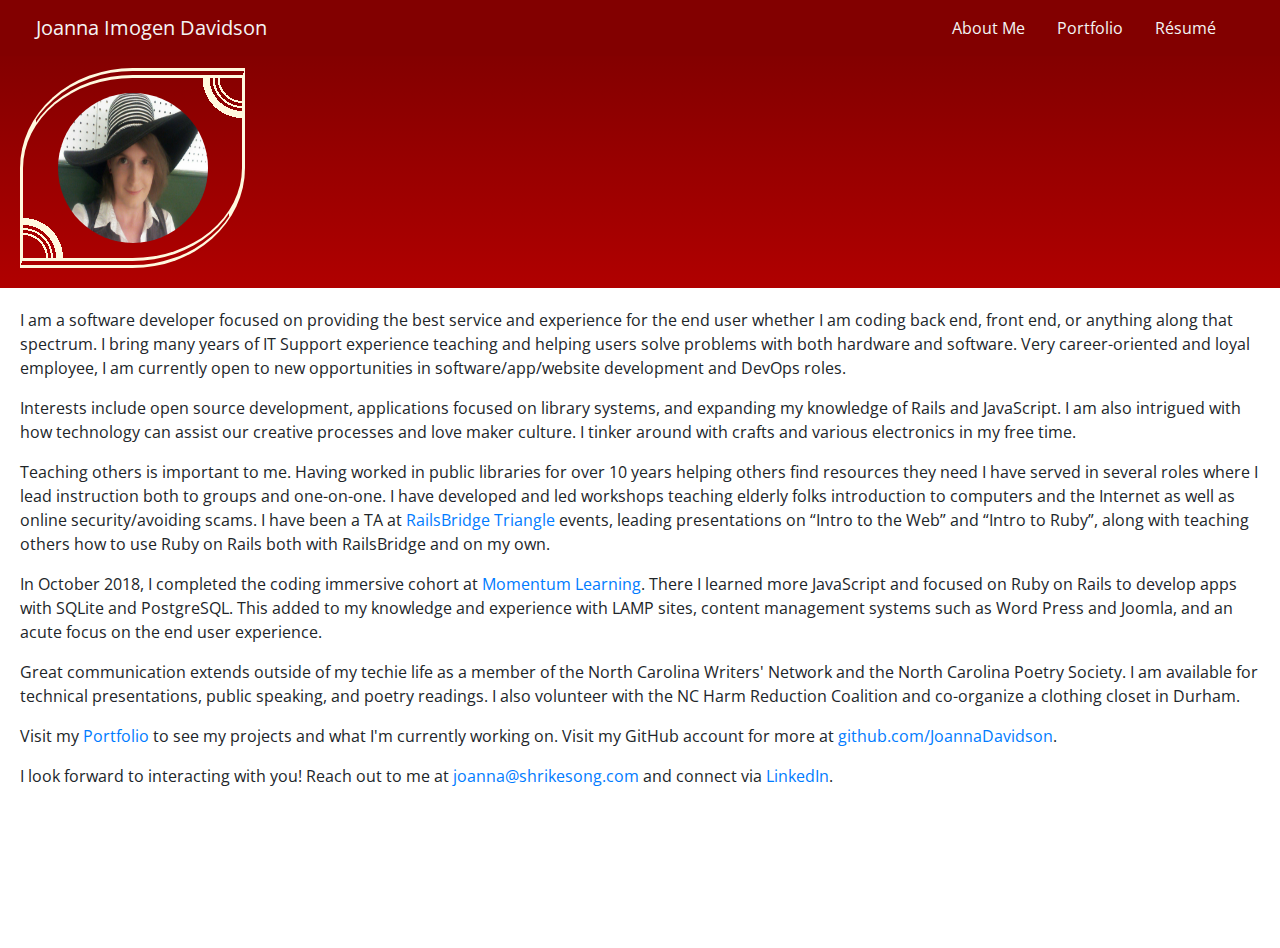
<file: index.html>
<!DOCTYPE html>
<html>
<head>
    <meta charset="utf-8" />
    <meta http-equiv="X-UA-Compatible" content="IE=edge">
    <title>Joanna I. Davidson</title>
    <meta name="viewport" content="width=device-width, initial-scale=1">
    <script type="text/javascript" src='main.js'></script>
    <script src="https://ajax.googleapis.com/ajax/libs/jquery/1.11.3/jquery.min.js"></script>
    <script src="https://maxcdn.bootstrapcdn.com/bootstrap/4.0.0/js/bootstrap.min.js"></script>

    <link rel="stylesheet" type="text/css" media="screen" href="main.css" />
    <link href="https://fonts.googleapis.com/css?family=Open+Sans:400,700|Oswald:400,700" rel="stylesheet">
    <link rel="stylesheet" href="https://use.fontawesome.com/releases/v5.3.1/css/all.css" integrity="sha384-mzrmE5qonljUremFsqc01SB46JvROS7bZs3IO2EmfFsd15uHvIt+Y8vEf7N7fWAU" crossorigin="anonymous">
    <link rel="stylesheet" href="https://maxcdn.bootstrapcdn.com/bootstrap/4.0.0/css/bootstrap.min.css" integrity="sha384-Gn5384xqQ1aoWXA+058RXPxPg6fy4IWvTNh0E263XmFcJlSAwiGgFAW/dAiS6JXm" crossorigin="anonymous">

</head>
<body>
    <!-- navbar -->  
    <nav class="navbar navbar-expand-sm fixed-top ">  
        <a class="navbar-brand" href="#">Joanna Imogen Davidson</a>
        <!-- <button class="navbar-toggler" type="button" data-toggle="collapse" data-target="#navbarSupportedContent" aria-controls="navbarSupportedContent" aria-expanded="false" aria-label="Toggle navigation">  
            <span class="navbar-toggler-icon"><i class="fas fa-bars"></i></span>
        </button> -->
        <span class="navbar-toggler-icon collapsed" data-toggle="collapse" data-target="#navbarSupportedContent" aria-controls="navbarSupportedContent" aria-expanded="false" aria-label="Toggle navigation"><i class="fas fa-bars"></i></span>
        <div class="collapse navbar-collapse " id="navbarSupportedContent">
            <ul class="navbar-nav mr-4">
                <li class="nav-item"><a onclick="aboutMeUnhide()" class="nav-link" data-toggle="collapse" data-target="#navbarSupportedContent" href="#">About Me</a></li>
                <li class="nav-item"><a onclick="portfolioUnhide()" class="nav-link" data-toggle="collapse" data-target="#navbarSupportedContent" href="#">Portfolio</a></li>
                <li class="nav-item"><a onclick="resumeUnhide()" class="nav-link" data-toggle="collapse" data-target="#navbarSupportedContent" href="#">R&eacute;sum&eacute;</a></li>
            </ul> 
        </div>
    </nav>
    <!-- header -->
    <div class="header-container">
        <div class="header-left eye-border"><img class="logo" src="assets/JID-Luckys.jpg"></div>
        <div class="social-container">
            <ul class="social-contacts">
                <li><a target="_blank" href="https://github.com/joannadavidson"><i class="fab fa-github"></i></a></li>
                <li><a target="_blank" href="https://codepen.io/joannadavidson/"><i class="fab fa-codepen"></i></a></li>
                <li><a target="_blank" href="https://www.linkedin.com/in/joannadavidson/"><i class="fab fa-linkedin"></i></a></li>
                <li><a target="_blank" href="https://keybase.io/shrikesong"><i class="fab fa-keybase"></i></a></li>
                <li><a target="_blank" href="mailto:joanna@shrikesong.com"><i class="fa fa-envelope"></i></a></li>
            </ul>
        </div>
    </div>
        <div id="page-container__about" class="content_section">
            <div class="aboutme_content">
                <p>I am a software developer focused on providing the best service and experience for the end user whether I am coding back end, front end, or anything along that spectrum. I bring many years of IT Support experience teaching and helping users solve problems with both hardware and software. Very career-oriented and loyal employee, I am currently open to new opportunities in software/app/website development and DevOps roles.</p>
                <p>Interests include open source development, applications focused on library systems, and expanding my knowledge of Rails and JavaScript. I am also intrigued with how technology can assist our creative processes and love maker culture. I tinker around with crafts and various electronics in my free time.</p>
                <p>Teaching others is important to me. Having worked in public libraries for over 10 years helping others find resources they need I have served in several roles where I lead instruction both to groups and one-on-one. I have developed and led workshops teaching elderly folks introduction to computers and the Internet as well as online security/avoiding scams.  I have been a TA at <a href="http://railsbridgetriangle.com/
">RailsBridge Triangle</a> events, leading presentations on “Intro to the Web” and “Intro to Ruby”, along with teaching others how to use Ruby on Rails both with RailsBridge and on my own.</p>
                <p>In October 2018, I completed the coding immersive cohort at <a href="https://www.momentumlearn.com">Momentum Learning</a>. There I learned more JavaScript and focused on Ruby on Rails to develop apps with SQLite and PostgreSQL. This added to my knowledge and experience with LAMP sites, content management systems such as Word Press and Joomla, and an acute focus on the end user experience.</p>
                <p>Great communication extends outside of my techie life as a member of the North Carolina Writers' Network and the North Carolina Poetry Society. I am available for technical presentations, public speaking, and poetry readings. I also volunteer with the NC Harm Reduction Coalition and co-organize a clothing closet in Durham.</p>
                <p>Visit my <a onclick="portfolioUnhide()" data-toggle="collapse" data-target="#navbarSupportedContent" href="#">Portfolio</a> to see my projects and what I'm currently working on. Visit my GitHub account for more at <a href="https://github.com/JoannaDavidson">github.com/JoannaDavidson</a>.</p>
                <p>I look forward to interacting with you! Reach out to me at <a href="mailto:joanna@shrikesong.com">joanna@shrikesong.com</a> and connect via <a href="https://www.linkedin.com/in/joannadavidson">LinkedIn</a>.</p>
            </div>
        </div>
        <div id="page-container__portfolio" class="content_section hide">
            <h1>Development Portfolio</h1>
            <div class="development_section">
                <div class="project" onclick="window.location.href='https://github.com/HarmReductionTrackerGroup/HarmReductionTracker'" data-descr="Traction is an app developed to help fight the opioid epidemic. Designed as a final project at Momentum for the NC Harm Reduction Coalition.">
                    <div class="development_text">Traction</div><img src="assets/tractionapp.png" class="port_thumb">
                </div>
                <div class="project" onclick="window.location.href='https://github.com/JoannaDavidson/PHIGGit'" data-descr="PHIGGit was a group project at Momentum. Learning to work together. Creating app similar to Reddit. Ruby on Rails.">
                    <div class="development_text">PHIGGit - Rails app</div><img src="assets/PHIGGit.png" class="port_thumb">
                </div>
                <div class="project" onclick="window.location.href='https://afternoon-cliffs-20380.herokuapp.com'" data-descr="Querulous was an individual student project at Momentum. Develop question box with some functionality similar to StackOverflow. Ruby on Rails with an API.">
                    <div class="development_text">Querulous - Q&amp;A</div><img src="assets/querulous.png" class="port_thumb">
                </div>
                <div class="project" onclick="window.location.href='https://glitch.com/~plain-drug'" data-descr="Lazy River was a project done in html and css. General learning of elements and styling.">
                    <div class="development_text">Lazy River - glitch project</div><img src="assets/LazyRiver.png" class="port_thumb">
                </div>
                <div class="project" onclick="window.location.href='https://glitch.com/~volcano-quiver'" data-descr="Happy Valley was a project done in html and css. Learning about alignment, flexbox, and more styling.">
                    <div class="development_text">Happy Valley - glitch project</div><img src="assets/HappyValley1.png" class="port_thumb">
                </div>
            </div>
            <div class="css_examples_header">
                <b>CSS3 Patterns</b>
                <p>Below are examples of CSS backgrounds/textures I've created.</p>
            </div>
            <p data-height="320" data-theme-id="dark" data-slug-hash="wYvowr" data-default-tab="result" data-user="joannadavidson" data-pen-title="CSS backgrounds" class="codepen">See the Pen <a href="https://codepen.io/joannadavidson/pen/wYvowr/">CSS backgrounds</a> by Joanna I. Davidson (<a href="https://codepen.io/joannadavidson">@joannadavidson</a>) on <a href="https://codepen.io">CodePen</a>.</p>
            <script async src="https://static.codepen.io/assets/embed/ei.js"></script>
            <div class="css_examples_header">
                <b>Other CSS and Javascript</b>
                <p>Just as an exercize, I have started recreating the logo of <b><a href="https://www.momentumlearn.com/">Momentum Learning</a></b> (the immersive coding cohort I completed).</p>
            </div>
            <p data-height="400" data-theme-id="dark" data-slug-hash="Xxdgzo" data-default-tab="result" data-user="joannadavidson" data-pen-title="Momentum" class="codepen">See the Pen <a href="https://codepen.io/joannadavidson/pen/Xxdgzo/">Momentum</a> by Joanna I. Davidson (<a href="https://codepen.io/joannadavidson">@joannadavidson</a>) on <a href="https://codepen.io">CodePen</a>.</p>
            <script async src="https://static.codepen.io/assets/embed/ei.js"></script>
        </div>
        <div id="page-container__resume" class="content_section hide">
            <div class="resume-heading">Joanna Imogen Davidson <a class="pdf-icon" href="assets/JoannaDavidsonResume.pdf">Download PDF version <i class="fas fa-file-pdf"></i></a></div>
            <div class="resume-section">
                Durham, NC (open to remote or relocation) | joanna@shrikesong.com
            </div>
            <div class="resume-heading">Skills</div>
            <div class="resume-section">
                <dl>
                    <dt class="job-date">Languages</dt>
                        <dd class="job-descr">Ruby on Rails | HTML5/CSS3 | JavaScript | LAMP sites | PHP | PostgreSQL</dd>
                    <dt class="job-date">Software</dt>
                        <dd class="job-descr">MS Office, Visio | Exchange Server (2007, 2013) | Windows Server (2008, 2012), Active Directory</dd>
                        <dd class="job-descr">Adobe Creative Cloud (Photoshop, Illustrator, InDesign, Acrobat Pro, Dreamweaver)</dd>
                        <dd class="job-descr">Imaging and backups (Retrospect, Ghost, Clonezilla, Acronis </dd>
                        <dd class="job-descr">Connectivity (PuTTY, Filezilla, Postman, BOS&acirc;NOVA)</dd>
                        <dd class="job-descr">Windows, Mac OS, and Linux (RHEL/Fedora, Ubuntu, Knoppix, Kali Linux) devices</dd>
                        <dd class="job-descr">Content Management Systems (Joomla, WordPress, MediaWiki)</dd>
                        <dd class="job-descr">EHR/EMR systems (EPIC, Kareo, McKesson, AOD) | Library cataloging and OPAC systems</dd>
                    <dt class="job-date">Hardware</dt>
                        <dd class="job-descr">Mitel phone (3300 ICP, Intertel/Mitel 5000, NuPoint Messenger) - Including analong/digital &amp; VoIP </dd>
                        <dd class="job-descr">Surveillance/CCTV (EverFocus, Honeywell, Ademco, custom PC) </dd>
                        <dd class="job-descr">Meraki campus-wide WiFi mesh network devices and dashboard management.</dd>
                        <dd class="job-descr">SonicWall (Firewall and WiFi access points)</dd>
                        <dd class="job-descr">NAS, tape, and disk backups</dd>
                        <dd class="job-descr">IBM system i servers (AS/400, i series)</dd>
                        <dd class="job-descr">Access Control systems (Honeywell, KABA, Keri Systems)</dd>
                        <dd class="job-descr">Dell and HP network switches</dd>
                        <dd class="job-descr">Thin and Zero clients (configuration and deployment)</dd>
                        <dd class="job-descr">Xerox and Konica-Minolta MFP systems</dd>
                        <dd class="job-descr">Point-of-Sale terminals and peripherals</dd>
                    <dt class="job-date">Other</dt>
                        <dd class="job-descr">Agile Development | Technical Writing, Creative Writing, Poetry | Public Speaking</dd>
                        <dd class="job-descr">Proper network cable running, terminating, and labeling | Creating network diagrams</dd>
                        <dd class="job-descr">De-escalation techniques, event marshaling/peacekeeping</dd>
                        <dd class="job-descr">Harm reduction training and volunteering</dd>
                        <dd class="job-descr">Familiar with HIPAA, HITECH, and PCI compliance</dd>
                </dl>
            </div>
            <div class="resume-heading">Technical Experience</div>
            <div class="resume-section">
                <dl>
                    <dt class="job-date">2013&ndash;2015</dt>
                        <dd class="job-company"><b><a href="https://gallowayridge.com/">Galloway Ridge at Fearrington</a></b> | Pittsboro, NC</dd>
                        <dd class="job-title">IT Support Specialist</dd>
                        <dd class="job-descr">Administered phone/voicemail systems, migrating from analog/digital to VoIP</dd>
                        <dd class="job-descr">Managed 300+ users and 200+ devices in Active Directory and Exchange Server</dd>
                        <dd class="job-descr">Resolve issues and queries related to computer networks, hardware, and software</dd>
                        <dd class="job-descr"></dd>
                        <dt class="job-date">2007&ndash;2011</dt>
                        <dd class="job-company"><b><a href="https://www.shoeshow.com/">SHOE SHOW, INC.</a></b> | Concord, NC</dd>
                        <dd class="job-title">Technology Specialist</dd>
                        <dd class="job-descr">Supervised CCTV and alarm systems for over 700 retail locations</dd>
                        <dd class="job-descr">Resolve issues and queries related to computer networks, hardware, and software</dd>
                        <dd class="job-descr">Configure and troubleshoot Point-of-Sale devices on call</dd>
                        <dd class="job-descr">Run, terminate, and diagram network/phone cabling</dd>
                        <dd class="job-descr">Maintained tape and disk backups</dd>
                </dl>
            </div>
            <div class="resume-heading">Education</div>
            <div class="resume-section">
                <dl>
                    <dt class="job-date">2018</dt>
                        <dd class="job-company"><b><a href="https://www.momentumlearn.com/">Momentum Learning</a></b> | Durham, NC</dd>
                        <dd class="job-descr">Dedicated 12-weeks specializing in highly focused, immersive training centered on language fluency, object-oriented programming, and project-based learning.</dd>
                    <dt class="job-date">1995&ndash;1998</dt>
                        <dd class="job-company"><b><a href="https://catawba.edu/">Catawba College</a></b> | Salisbury, NC</dd>
                        <dd class="job-descr">Pursued Political Science and Communication Arts.</dd>
                </dl>
            </div>
            <div class="resume-heading">Certifications</div>
            <div class="resume-section">
                <dl>
                    <dt class="job-date">2007&ndash;Present</dt>
                        <dd class="job-descr"><a target="_blank" href="https://www.certmetrics.com/comptia/public/verification.aspx?code=3815S4MDWFQQSP0S"><img class="comptia-logo" src="assets/comptiaa+.jpg"><br>
                            COMP001005693577</a></dd>
                </dl>
            </div>
            <div class="resume-heading">Other Work Experience</div>
            <div class="resume-section">
                <dl>
                    <dt class="job-date">2019&ndash;Present</dt>
                        <dd class="job-company"><b>Orange County Public Library</b> | Hillsborough, NC</dd>
                        <dd class="job-title">Library Assistant</dd>
                        <dd class="job-descr">Serve public computer lab, answer technical questions.</dd>
                        <dd class="job-descr">Welcome public, handling circulation requests in person and over phone.</dd>
                        <dd class="job-descr">Shelving, organizing library materials.</dd>
                    <dt class="job-date">2017&ndash;Present</dt>
                        <dd class="job-company"><b><a href="https://treehouselit.com"><i>Treehouse</i> Literary Magazine</a></b> | Durham, NC</dd>
                        <dd class="job-title">Poetry Editor</dd>
                        <dd class="job-descr">Judging directly and with others on editorial board to determine inclusion into journal</dd>
                    <dt class="job-date">2017&ndash;2018</dt>
                        <dd class="job-company"><b>S&amp;H Youth and Adult Services</b> | Salisbury, NC</dd>
                        <dd class="job-title">Medical Records Specialist</dd>
                        <dd class="job-descr">Digitized documents and entered information into EHR system</dd>
                        <dd class="job-descr">Handled release of information requests</dd>
                        <dd class="job-descr">Organized, retrieved, and assembled medical record charts</dd>
                    <dt class="job-date">1997&ndash;2007</dt>
                        <dd class="job-company"><b>Rowan Public Library</b> | Salisbury, NC</dd>
                        <dd class="job-title">Library Assistant</dd>
                        <dd class="job-descr">Processed, repaired, and withdrew library materials.</dd>
                        <dd class="job-descr">Created labels for book plates in-house instead of sending off to printers</dd>
                        <dd class="job-descr">Served public computer lab, helping patrons and co-workers with Internet access and technical questions</dd>
                </dl>
            </div>
            <div class="resume-heading">Memberships &amp; Boards</div>
            <div class="resume-section">
                <dl>
                    <dt class="job-date">2014&ndash;Present</dt>
                        <dd class="job-company"><b><a href="https://www.ncpoetrysociety.org/">North Carolina Poetry Society</a></b></dd>
                        <dd class="job-title">Member</dd>
                    <dt class="job-date">2015&ndash;Present</dt>
                        <dd class="job-company"><b><a href="https://www.ncwriters.org/">North Carolina Writers' Network</a></b></dd>
                        <dd class="job-title">Member</dd>
                    <dt class="job-date">2004&ndash;2007</dt>
                        <dd class="job-company"><b>Salisbury Parks &amp; Recreation Advisory Board</b></dd>
                        <dd class="job-title">Member</dd>
                    <dt class="job-date">2003&ndash;2005</dt>
                        <dd class="job-company"><b><a href="http://www.mlalibrary.org/">Metrolina Library Association</a></b> | Board of Directors</dd>
                        <dd class="job-title">Director of Public Libraries</dd>
                </dl>
            </div>
        </div>
    <script type="text/javascript" src='main.js'></script>
</body>
</html>
</file>
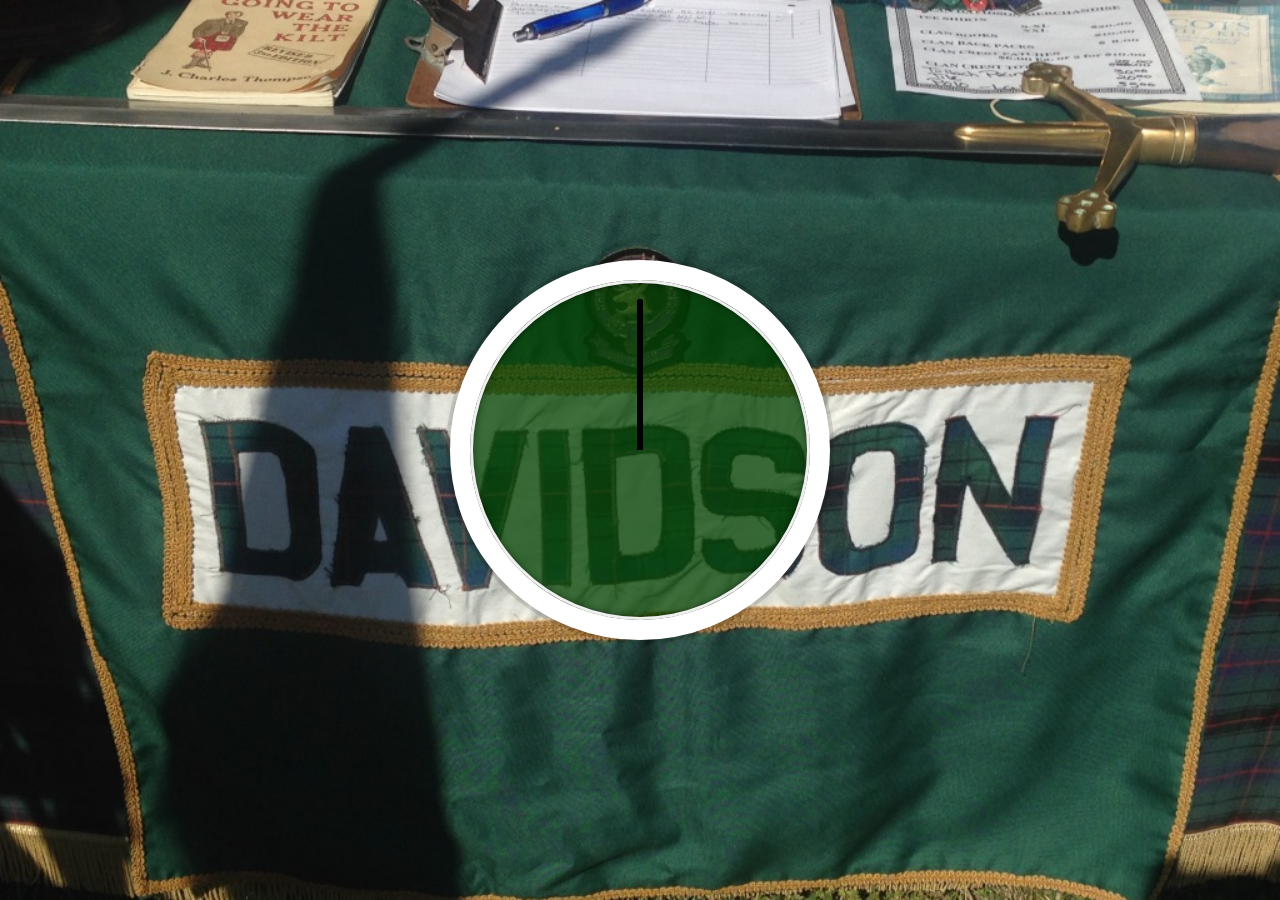
<file: clock/index.html>
<!DOCTYPE html>
<html lang="en">
<head>
  <meta charset="UTF-8">
  <title>JS + CSS Clock</title>
</head>
<body>


    <div class="clock">
      <div class="clock-face">
        <div class="hand hour-hand"></div>
        <div class="hand min-hand"></div>
        <div class="hand second-hand"></div>
      </div>
    </div>


  <style>
    html {
      background: url(images/DavidsonTable1.jpg);
      background-size: cover;
      font-family: 'helvetica neue';
      text-align: center;
      font-size: 10px;
    }

    body {
      margin: 0;
      font-size: 2rem;
      display: flex;
      flex: 1;
      min-height: 100vh;
      align-items: center;
    }

    .clock {
      width: 30rem;
      height: 30rem;
      border: 20px solid white;
      border-radius: 50%;
      margin: 50px auto;
      position: relative;
      padding: 2rem;
      background: rgba(0, 66, 0, 0.75);
      box-shadow:
        0 0 0 4px rgba(0,0,0,0.1),
        inset 0 0 0 3px #EFEFEF,
        inset 0 0 10px black,
        0 0 10px rgba(0,0,0,0.2);
    }

    .clock-face {
      position: relative;
      width: 100%;
      height: 100%;
      transform: translateY(-3px); /* account for the height of the clock hands */
    }

    .hand {
      width: 50%;
      height: 6px;
      background: black;
      position: absolute;
      top: 50%;
      transform-origin: 100%;
      transform: rotate(90deg);
      transition: all 0.05s;
      transition-timing-function:cubic-bezier(0.1, 2.7, 058, 1);
    }

    .second-hand {
      height: 4px;
    }

  </style>

  <script>
    const hourHand = document.querySelector('.hour-hand');
    const minuteHand = document.querySelector('.min-hand');
    const secondHand = document.querySelector('.second-hand');

    function setDate () {
      const now = new Date();

      const hours = now.getHours();
      const minutes = now.getMinutes();
      const seconds = now.getSeconds();

      const hoursDegrees = ((hours / 12) * 360) + 90;
      const minutesDegrees = ((minutes / 60) * 360) + 90;
      const secondsDegrees = ((seconds / 60) * 360) + 90;


      hourHand.style.transform = `rotate(${hoursDegrees}deg)`;
      minuteHand.style.transform = `rotate(${minutesDegrees}deg)`;
      secondHand.style.transform = `rotate(${secondsDegrees}deg)`;
    }

    setInterval (setDate, 1000);

  </script>
</body>
</html>
</file>
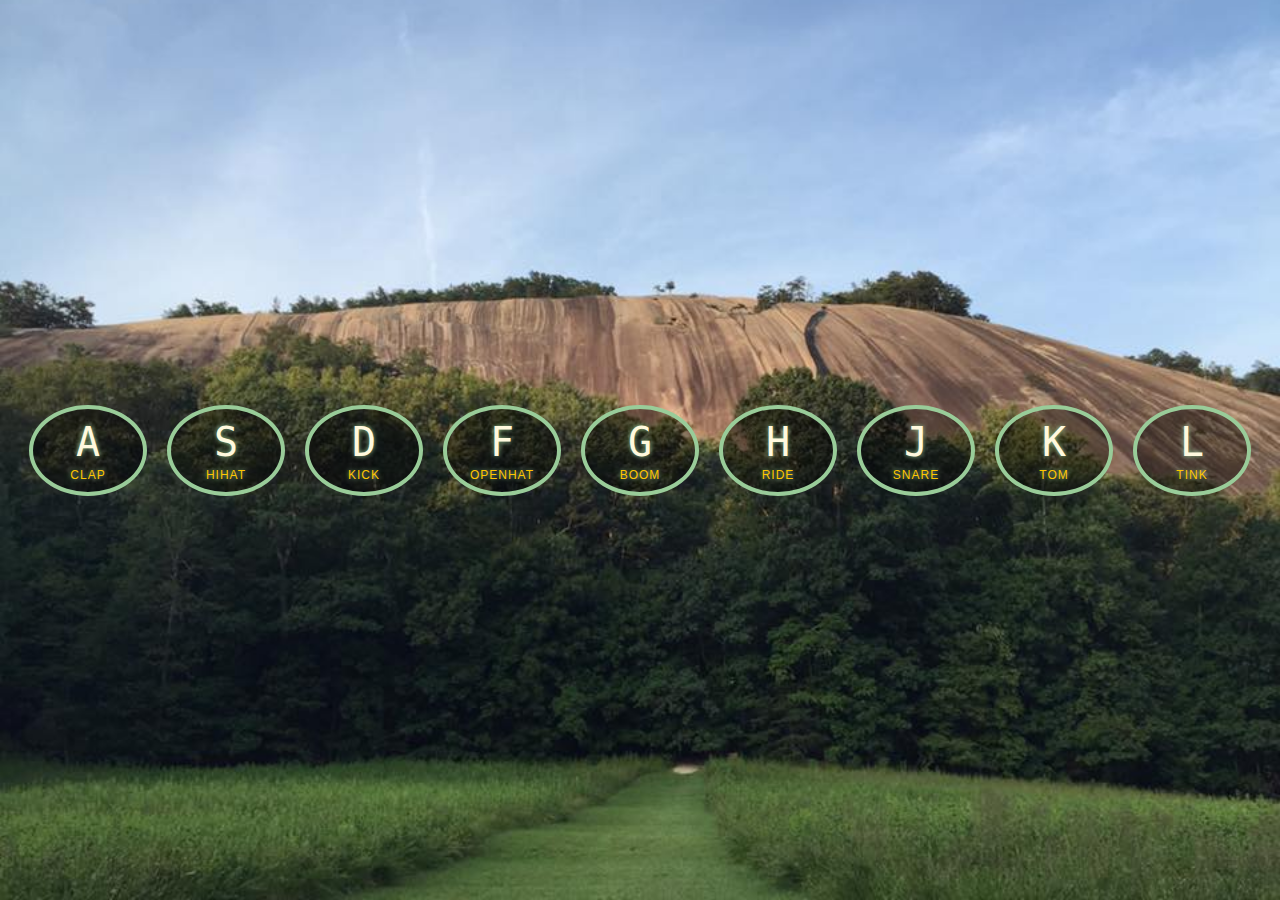
<file: drumkit/index.html>
<!DOCTYPE html>
<html lang="en">
<head>
  <meta charset="UTF-8">
  <title>JS Drum Kit</title>
  <link rel="stylesheet" href="style.css">
</head>
<body>

  <div class="keys"> 
    <div data-key="65" class="key">
      <kbd>A</kbd>
      <span class="sound">clap</span>
    </div>
    <div data-key="83" class="key">
      <kbd>S</kbd>
      <span class="sound">hihat</span>
    </div>
    <div data-key="68" class="key">
      <kbd>D</kbd>
      <span class="sound">kick</span>
    </div>
    <div data-key="70" class="key">
      <kbd>F</kbd>
      <span class="sound">openhat</span>
    </div>
    <div data-key="71" class="key">
      <kbd>G</kbd>
      <span class="sound">boom</span>
    </div>
    <div data-key="72" class="key">
      <kbd>H</kbd>
      <span class="sound">ride</span>
    </div>
    <div data-key="74" class="key">
      <kbd>J</kbd>
      <span class="sound">snare</span>
    </div>
    <div data-key="75" class="key">
      <kbd>K</kbd>
      <span class="sound">tom</span>
    </div>
    <div data-key="76" class="key">
      <kbd>L</kbd>
      <span class="sound">tink</span>
    </div>
  </div>

  <audio data-key="65" src="sounds/clap.wav"></audio>
  <audio data-key="83" src="sounds/hihat.wav"></audio>
  <audio data-key="68" src="sounds/kick.wav"></audio>
  <audio data-key="70" src="sounds/openhat.wav"></audio>
  <audio data-key="71" src="sounds/boom.wav"></audio>
  <audio data-key="72" src="sounds/ride.wav"></audio>
  <audio data-key="74" src="sounds/snare.wav"></audio>
  <audio data-key="75" src="sounds/tom.wav"></audio>
  <audio data-key="76" src="sounds/tink.wav"></audio>

<script>
  function playSound(e) {
    const audio = document.querySelector(`audio[data-key="${e.keyCode}"]`);
    const key = document.querySelector(`.key[data-key="${e.keyCode}"]`);
    if(!audio) return;
    audio.currentTime = 0;
    audio.play();
    key.classList.add('playing');
  };

  function removeTransition(e) {
    if (e.propertyName !== 'transform') return;
    this.classList.remove('playing');
  };

  const keys = document.querySelectorAll('.key');
  keys.forEach(key => key.addEventListener('transitionend', removeTransition));
  window.addEventListener('keydown', playSound);
</script>

</body>
</html>
</file>
<file: main.css>
* {
    box-sizing: border-box;
    margin: 0;
    padding: 0;
    font-family: Open Sans;
}

html, body {
    width: 100%;
    height: 100%;
}

a {
    text-decoration: none;
}

/* navbar */
.navbar {
    background: rgba(130,0,0,1);
}

.nav-link , .navbar-brand {
    color: #f4f4f4;
    cursor: pointer;
    padding-left: 20px;
}

.nav-link{
    margin-right: 1em !important;
}

.nav-link:hover {
    background: #f4f4f4;
    color: rgba(130,0,0,1);
}

.navbar-collapse {
    justify-content: flex-end;
}

.navbar-toggler {
    background:#fff !important;
}

.navbar-toggler-icon {
    color: #fff;
}

.fa-bars {
    font-size: 1.5rem;
}

/* header */
.header-container {
    width: 100%;
    background: linear-gradient(to bottom, rgba(130,0,0,1) 0%, rgba(176,0,0,1) 100%);
    padding: 20px;
    display: flex;
    flex-wrap: nowrap;
}
.eye-border {
    border: 10px double;
    border-left: 3px solid;
    border-right: 3px solid;
    border-color: #fff9de;
    background: radial-gradient(circle at bottom left, transparent, transparent 23px, #fff9de 23px, #fff9de 25px, transparent 25px, transparent 28px, #fff9de 28px, #fff9de 30px, transparent 30px, transparent 33px, #fff9de 33px, #fff9de 40px, transparent 40px, transparent) bottom left,
    radial-gradient(circle at top right, transparent, transparent 23px, #fff9de 23px, #fff9de 25px, transparent 25px, transparent 28px, #fff9de 28px, #fff9de 30px, transparent 30px, transparent 33px, #fff9de 33px, #fff9de 40px, transparent 40px, transparent) top right,
    radial-gradient(at top left, transparent, transparent) top left,
    radial-gradient(at bottom right, transparent, transparent) bottom right;
    background-size: 50% 50%;
    background-repeat: no-repeat;
}

.header-left {
    width: 225px;
    height: 200px;
    border-radius: 50% 0;
    display: flex;
    flex-direction: row;
    justify-content: space-around;
}

.logo {
    width: 150px;
    height: 150px;
    margin: auto;
    border-radius: 50%;    
}

.social-container {
    padding: 0 10px;
}

.social-contacts {
    display: flex;
    justify-content: space-evenly;
    margin: auto;
    color: #ccc;
    font-size: 1.5rem;
}

.social-contacts li {
    list-style: none;
    padding: 3px;
    margin: auto;
}

.social-contacts a{
    color: #fff9de;
    font-size: 1.5rem;
}

.hide {
    display: none;
}

@keyframes slide {
    0% {
        transform: translateX(100%);
    }
    100% {
        transform: translateX(0);
    }
}

.content_section {
    animation: 1s ease-out 0s 1 slide;
    -moz-animation: 1s ease-out 0s 1 slide;
    -webkit-animation: 1s ease-out 0s 1 slide;      
}

/* About Me page */

#page-container__about {
    padding: 20px;
    width: 100%;
}

/* Portfolio page */

#page-container__portfolio {
    padding: 20px;
    width: 100%;
    min-width: 300px;
}

.development_section {
    width: 100%;
    display: flex;
    flex-direction: row;
    flex-wrap: wrap;
    justify-content: space-evenly;
    border-bottom: 10px double #111;
    padding-bottom: 20px;
    margin-bottom: 20px;
}

.project {
    width: 200px;
    height: 200px;
    margin: 15px;
    box-shadow: 2px 2px 10px #e43;
    border-radius: 15px;
    border: solid 10px rgba(31, 31, 31, .3);
    display: flex;
    flex-direction: row;
    flex-wrap: wrap;
    float: left;
    cursor: pointer;
    position:relative;
}

.project:hover {
    box-shadow: 8px 10px 15px #e43;
}

.project:hover::after {
    position: absolute;
    left: 0px;
    top: 40px;
    width: 180px;
    height: 140px;
    background-color: rgba(16,16,16,.7);
    color: #fff9de;
    font-size: 0.9rem;
    text-align: center;
    z-index: 10;
}

.project[data-descr]:hover::after {
    content: attr(data-descr);
}

.development_text {
    width: 100%;
    height: 40px;
    font-size: 0.9rem;
    background-color: maroon;
    border: 2px solid #111;
    text-align: center;
    color: #fff9de
}

.port_thumb {
    width: 100%;
    height: 140px;
}

/* Resume page */

#page-container__resume {
    padding: 20px;
    width: 100%;
    min-width: 300px;
}

.resume-heading {
    width: 100%;
    padding: 5px;
    font-weight: bold;
    font-size: 1.6rem;
    border-bottom-style: double;
    border-bottom-width: 6px;
    border-bottom-color: #666;
    color: #111;
}

.pdf-icon {
    float: right;
    font-size: 0.9rem;
    font-weight: normal;
}

.resume-section {
    width: 100%;
    padding: 15px;
    font-size: 1.1rem;
    color: #111;
}

.resume-section a {
    font-size: 1rem;
    color: #111;
}

.job-date {
    font-style: italic;
}

.job-descr, .job-title, .job-company {
    margin: 0 0 0 135px;
    padding: 0 0 0.5em 0;
    font-size: 1rem;
}

.job-title {
    font-style: italic;
}

.comptia-logo {
    width: 50%;
}

@media screen and (max-width: 413px) {
    /* Universal Styles */ 

    .navbar {
        width: 100vw;
        display: flex;
        flex-direction: column;
        justify-content: center;
    }

    .header-container {
        margin-top: 5rem;
        flex-direction: column;
        justify-content: center;
    }

    .social-container {
        width: 225px;
        height: 42px;
        margin: 0 auto;
    }
    
    .social-contacts {
        flex-direction: row;
    }

    .header_left {
        margin: 0 auto;
    }

    .job-date {
        clear: left;
        width: 120px;
        text-align: center;
    }

    .job-descr, .job-title, .job-company {
        margin: 5px;
    }

}
    
@media screen and (min-width: 414px) {
    /* Universal Styles */

    .navbar-toggler-icon {
        visibility: hidden;
    }

    .header-container {
        margin-top: 3rem;
        flex-direction: row;
        justify-content: flex-start;
    }

    .social-container {
        width: 60px;
        height: 150px;
    }

    .social-contacts {
        flex-direction: column;
    }

    .job-date {
        float: left;
        clear: left;
        width: 120px;
        text-align: right;
    }

    .job-descr, .job-title, .job-company {
        margin: 0 0 0 135px;
    }

}
</file>
<file: drumkit/style.css>
html {
  font-size: 10px;
  background: url(images/StoneMtnSP.jpg) bottom center;
  background-size: cover;
}

body,html {
  margin: 0;
  padding: 0;
  font-family: sans-serif;
}

.keys {
  display: flex;
  flex: 1;
  min-height: 100vh;
  align-items: center;
  justify-content: center;
}

.key {
  border: .4rem solid #9c9;
  border-radius: 50%;
  margin: 1rem;
  font-size: 1.5rem;
  padding: 1rem .5rem;
  transition: all .07s ease;
  width: 10rem;
  text-align: center;
  color: #fff9de;
  background: rgba(0,0,0,0.4);
  text-shadow: 0 0 .5rem #9c9;
}

.playing {
  transform: scale(1.3);
  border-color: #ffc600;
  box-shadow: 0 0 1rem #ffc600;
}

kbd {
  display: block;
  font-size: 4rem;
}

.sound {
  font-size: 1.2rem;
  text-transform: uppercase;
  letter-spacing: .1rem;
  color: #ffc600;
}
</file>
